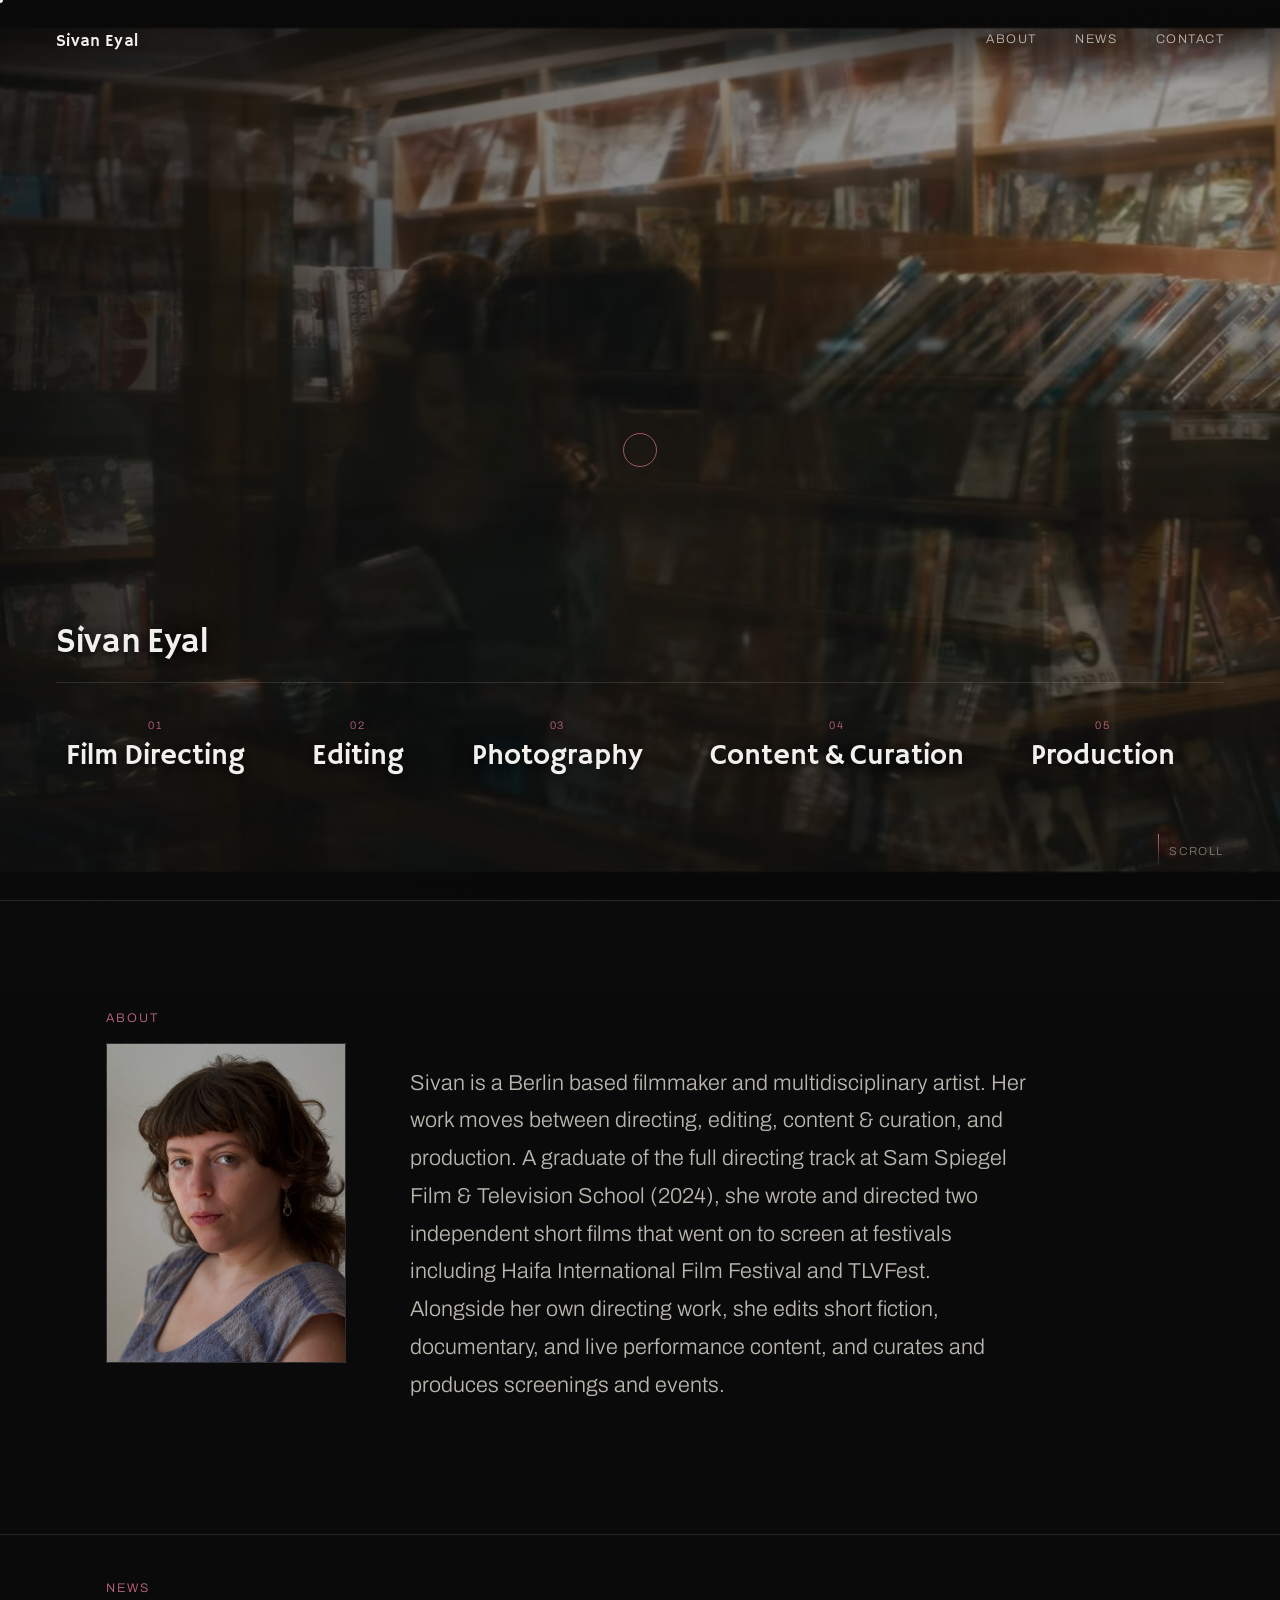
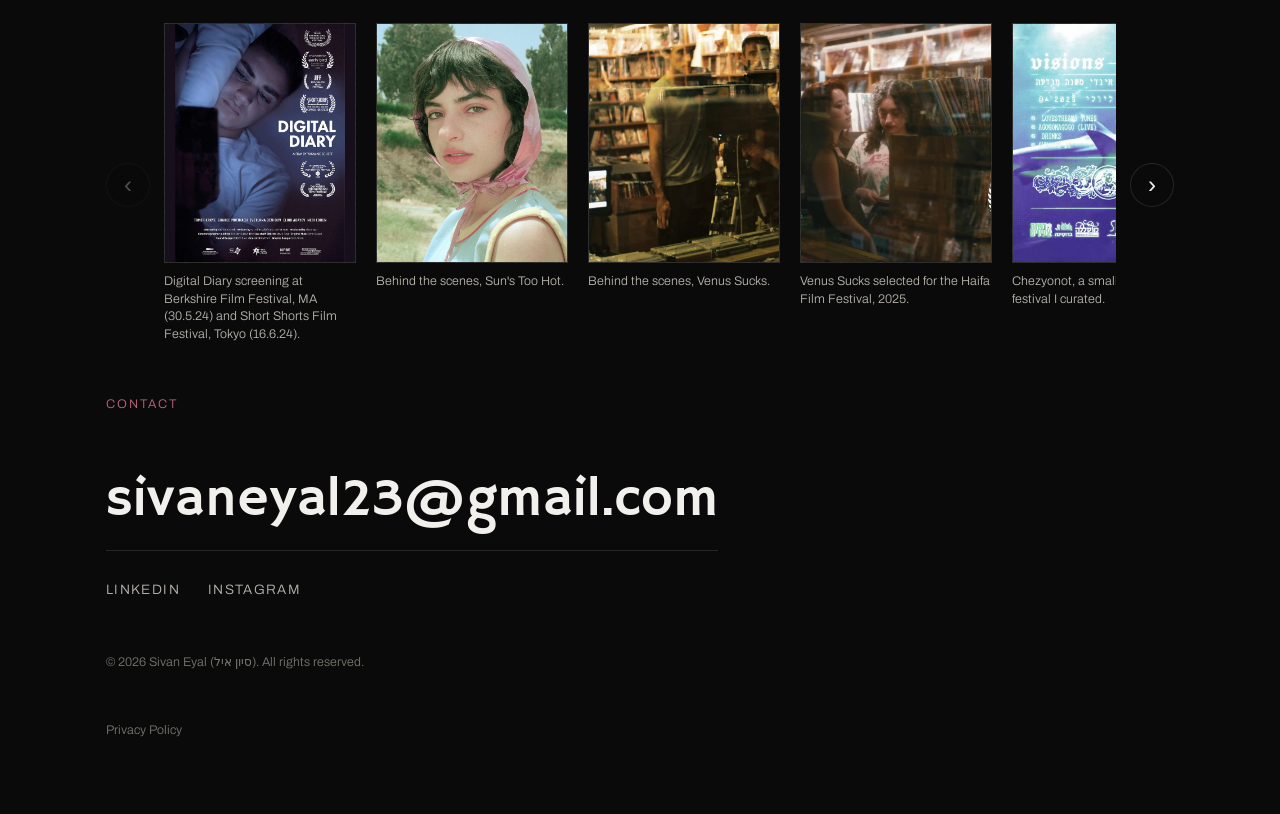
<file: index.html>
<!DOCTYPE html>
<html lang="en">
<head>
<meta charset="UTF-8">
<meta name="viewport" content="width=device-width, initial-scale=1.0, viewport-fit=cover">
<title>Sivan Eyal, Filmmaker &amp; Multidisciplinary Artist</title>
<meta name="description" content="Sivan Eyal is a Berlin and Jerusalem based filmmaker, editor, photographer, and multidisciplinary artist. This portfolio showcases her work across directing, editing, photography, content &amp; curation, and performance.">

<!-- Open Graph / Twitter Card — controls the title, description, and
     preview image shown when this page is shared on social media or
     messaging apps. og-image.png is Sivan's own about/bio portrait
     (PHOTOS/BIO/BIO.jpeg), cropped to 1200x630 - a hero-trailer frame
     was used here before, showing an actress rather than Sivan
     herself. Swap it for a different photo any time by replacing that
     file at the same path. -->
<meta property="og:type" content="website">
<meta property="og:url" content="https://sivaneyal.netlify.app/">
<meta property="og:title" content="Sivan Eyal, Filmmaker &amp; Multidisciplinary Artist">
<meta property="og:description" content="Sivan Eyal is a Berlin and Jerusalem based filmmaker, editor, photographer, and multidisciplinary artist. This portfolio showcases her work across directing, editing, photography, content &amp; curation, and performance.">
<meta property="og:image" content="https://sivaneyal.netlify.app/assets/images/og-image.png">
<meta property="og:image:width" content="1200">
<meta property="og:image:height" content="630">
<meta name="twitter:card" content="summary_large_image">
<meta name="twitter:title" content="Sivan Eyal, Filmmaker &amp; Multidisciplinary Artist">
<meta name="twitter:description" content="Sivan Eyal is a Berlin and Jerusalem based filmmaker, editor, photographer, and multidisciplinary artist. This portfolio showcases her work across directing, editing, photography, content &amp; curation, and performance.">
<meta name="twitter:image" content="https://sivaneyal.netlify.app/assets/images/og-image.png">

<!-- Structured data (schema.org Person) — helps search engines tell
     Sivan apart from other people sharing her name (a filmmaker and a
     doctor also named Sivan Eyal in Hebrew) by tying this specific
     name to her actual roles, this site, and her known affiliations.

     sameAs lists her real profile URLs below. No Vimeo entry - she
     doesn't have a Vimeo profile to link to (the Vimeo *video* links
     used elsewhere on the site, e.g. Field Trip/Orange Juice, are
     unrelated embedded content, not a profile). Add more real
     profile URLs here as they're confirmed (e.g. IMDb) - never a
     placeholder/guessed link, search engines shouldn't see those. -->
<script type="application/ld+json">
{
  "@context": "https://schema.org",
  "@type": "Person",
  "name": "Sivan Eyal",
  "alternateName": "סיון איל",
  "jobTitle": ["Filmmaker", "Editor", "Photographer", "Curator"],
  "url": "https://sivaneyal.netlify.app/",
  "sameAs": [
    "https://www.instagram.com/sivaneyal/",
    "https://www.linkedin.com/in/sivan-eyal-0b756b272"
  ],
  "memberOf": {
    "@type": "Organization",
    "name": "Shablulim Films",
    "alternateName": ["מחנה השבלולים", "קולנוע שבלולים"],
    "url": "https://shablulimfilm.com/"
  },
  "description": "Sam Spiegel Film School graduate (2024), working across film, content, and event production. Recent experience includes sole content editing for Outline, a citywide illustration festival in Jerusalem, brand identity and social media management for the youth culture platform Focus, and production of 16+ community events and screenings for cultural institutions."
}
</script>

<!-- Favicon — a placeholder "SE" mark in the site's own typography and
     color palette (see favicon.svg for the source). Swap these three
     files for a real logo later; the <link> tags below don't need to
     change as long as the filenames stay the same. -->
<link rel="icon" type="image/svg+xml" href="favicon.svg">
<link rel="icon" type="image/x-icon" href="favicon.ico">
<link rel="apple-touch-icon" href="apple-touch-icon.png">

<link rel="preconnect" href="https://fonts.googleapis.com">
<link rel="preconnect" href="https://fonts.gstatic.com" crossorigin>
<link href="https://fonts.googleapis.com/css2?family=Hammersmith+One&family=Archivo:ital,wght@0,300;0,400;0,500;0,600;1,400&display=swap" rel="stylesheet">
<link rel="stylesheet" href="css/style.css?v=da16b9f">
<script defer src="https://cloud.umami.is/script.js" data-website-id="77ff389f-8006-4440-99b3-c2a5995c51c0"></script>
</head>
<body>

<!-- Custom cursor (desktop only, see CSS/JS for pointer:fine gating) -->
<div class="cursor-ring" id="cursorRing" aria-hidden="true"></div>
<div class="cursor-dot" id="cursorDot" aria-hidden="true"></div>

<!-- Grain / noise overlay -->
<div class="grain" aria-hidden="true"></div>

<!-- Ambient cursor-reactive glow -->
<div class="glow-field" id="glowField" aria-hidden="true"></div>

<!-- ========== NAV ========== -->
<header class="site-nav" id="siteNav">
  <a href="#top" class="nav-mark">Sivan&nbsp;Eyal</a>
  <button class="nav-toggle" id="navToggle" aria-expanded="false" aria-controls="navLinks" aria-label="Toggle navigation">
    <span></span><span></span><span></span>
  </button>
  <nav class="nav-links" id="navLinks">
    <a href="#about" class="nav-link">About</a>
    <a href="#news" class="nav-link">News</a>
    <a href="#contact" class="nav-link">Contact</a>
  </nav>
</header>

<main id="top">

  <!-- ========== HERO ========== -->
  <section class="hero" id="hero">
    <!-- Full-screen background video. Sivan's real footage, encoded at
         1280x720 (down from the original 1920x1080 export) for faster
         initial load - full original duration kept, audio stripped
         since the video is always muted here anyway. silent-trailer.webm
         (VP9) is listed first so browsers that support it fetch the
         smaller file automatically; silent-trailer.mp4 (H.264) is the
         universally-supported fallback. A 640x360 "-mobile" encode of
         each (~750-860KB vs ~2.5-3MB for the full 720p files) is listed
         ahead of its full-size counterpart with a max-width 760px media
         query, so phones - most of this site's traffic - fetch the
         much lighter pair instead; a source's `media` attribute is
         honored before the browser ever requests that file, same as a
         responsive <img srcset>. preload="metadata" (not "auto") so
         nothing beyond the file's header downloads until playback
         actually starts. poster is a real still frame extracted from
         this same footage (see assets/images/hero-poster.jpg) - shown
         until the video can play, and as the fallback if it ever fails
         to load. autoplay + muted + playsinline together are what iOS
         Safari requires for inline (non-fullscreen) autoplay - all
         three are set below. js/main.js also calls video.play()
         directly on load (see initHeroVideoAutoplay), since a
         script-initiated play() after load succeeds on some mobile
         browsers/OS versions where the plain declarative attributes
         alone don't kick in. -->
    <video
      class="hero-video"
      autoplay
      muted
      loop
      playsinline
      webkit-playsinline
      preload="metadata"
      poster="assets/images/hero-poster.jpg"
      aria-hidden="true"
    >
      <source src="videos/silent-trailer-mobile.webm" type="video/webm" media="(max-width: 760px)">
      <source src="videos/silent-trailer-mobile.mp4" type="video/mp4" media="(max-width: 760px)">
      <source src="videos/silent-trailer.webm" type="video/webm">
      <source src="videos/silent-trailer.mp4" type="video/mp4">
    </video>
    <div class="hero-video-scrim" aria-hidden="true"></div>

    <!-- Name sits directly above the category nav as one bottom-anchored
         group (.hero-bottom) instead of being vertically centered on its
         own - see .hero-bottom in css/style.css. -->
    <div class="hero-bottom">
      <h1 class="hero-name reveal">Sivan&nbsp;Eyal</h1>

      <!-- Category nav as an organic scatter of minimal text labels over
           the video (desktop). On mobile this collapses to a centered row —
           see .hero-orbit responsive rules in css/style.css.
           Each item is a <button>, not a link — clicking opens the full-screen
           #categoryOverlay via JS (see openCategoryOverlay in js/main.js).
           There is no href/anchor involved, so it never scrolls the page. -->
      <nav class="hero-orbit" aria-label="Work categories">
      <ul class="orbit-list" id="orbitList">
        <li class="orbit-item orbit-item--1" data-target="directing">
          <button type="button" class="orbit-link">
            <span class="orbit-text" data-float>
              <span class="orbit-index">01</span>
              <span class="orbit-label">Film&nbsp;Directing</span>
            </span>
          </button>
        </li>
        <li class="orbit-item orbit-item--2" data-target="editing">
          <button type="button" class="orbit-link">
            <span class="orbit-text" data-float>
              <span class="orbit-index">02</span>
              <span class="orbit-label">Editing</span>
            </span>
          </button>
        </li>
        <li class="orbit-item orbit-item--3" data-target="photography">
          <button type="button" class="orbit-link">
            <span class="orbit-text" data-float>
              <span class="orbit-index">03</span>
              <span class="orbit-label">Photography</span>
            </span>
          </button>
        </li>
        <li class="orbit-item orbit-item--4" data-target="curation">
          <button type="button" class="orbit-link">
            <span class="orbit-text" data-float>
              <span class="orbit-index">04</span>
              <span class="orbit-label">Content&nbsp;&amp;&nbsp;Curation</span>
            </span>
          </button>
        </li>
        <!-- Performance Artist hidden from the hero nav for now (no real
             content ready yet) - still exists in CATEGORIES/js/main.js
             and is reachable directly, just not linked from here. -->
        <li class="orbit-item orbit-item--5" data-target="production">
          <button type="button" class="orbit-link">
            <span class="orbit-text" data-float>
              <span class="orbit-index">05</span>
              <span class="orbit-label">Production</span>
            </span>
          </button>
        </li>
      </ul>
      </nav>
    </div>

    <a href="#about" class="scroll-cue" aria-label="Scroll to about section">
      <span class="scroll-cue-line"></span>
      <span>Scroll</span>
    </a>
  </section>

  <!-- ========== ABOUT ========== -->
  <!-- Moved to just before Contact/Footer — reads better as a closing
       note than sitting up near the hero. -->
  <section class="about" id="about">
    <div class="section-frame">
      <p class="section-kicker reveal">About</p>
      <div class="about-grid">
        <div class="about-photo reveal">
          <img src="PHOTOS/BIO/BIO.jpeg" alt="Portrait of Sivan Eyal" loading="lazy" decoding="async">
        </div>
        <p class="about-bio reveal">
          Sivan is a Berlin based filmmaker and multidisciplinary artist. Her work moves
          between directing, editing, content &amp; curation, and production. A graduate of the full
          directing track at Sam Spiegel Film &amp; Television School (2024), she wrote and
          directed two independent short films that went on to screen at festivals including
          Haifa International Film Festival and TLVFest. Alongside her own directing
          work, she edits short fiction, documentary, and live performance content, and curates
          and produces screenings and events.
        </p>
      </div>
    </div>
  </section>

  <!-- ========== NEWS ========== -->
  <!-- A fixed, compact-height horizontal strip (not a grid/list) —
       browsed via the arrow buttons (and swipe/trackpad scroll
       underneath), so the section's height never grows no matter how
       many items get added later. Rendered dynamically from
       js/main.js (see the NEWS data array). -->
  <section class="news" id="news">
    <div class="section-frame">
      <p class="section-kicker reveal">News</p>
    </div>
    <div class="news-strip-wrap reveal">
      <button type="button" class="news-nav news-nav--prev" id="newsPrev" aria-label="Previous news items">
        <span aria-hidden="true">&#8249;</span>
      </button>
      <div class="news-strip" id="newsStrip"></div>
      <button type="button" class="news-nav news-nav--next" id="newsNext" aria-label="Next news items">
        <span aria-hidden="true">&#8250;</span>
      </button>
    </div>
  </section>

  <!-- ========== CONTACT / FOOTER ========== -->
  <footer class="contact" id="contact">
    <div class="section-frame contact-frame">
      <p class="section-kicker reveal">Contact</p>
      <a class="contact-email reveal" href="mailto:sivaneyal23@gmail.com">sivaneyal23@gmail.com</a>
      <div class="contact-links reveal">
        <a href="https://www.linkedin.com/in/sivan-eyal-0b756b272" target="_blank" rel="noopener noreferrer">LinkedIn</a>
        <a href="https://www.instagram.com/sivaneyal/" target="_blank" rel="noopener noreferrer">Instagram</a>
      </div>
      <p class="contact-foot">&copy; <span id="year"></span> Sivan Eyal <span lang="he" dir="rtl">(סיון איל)</span>. All rights reserved.</p>
      <p class="contact-legal"><a href="privacy.html">Privacy Policy</a></p>
    </div>
  </footer>

</main>

<!-- ========== CATEGORY OVERLAY ==========
     Full-screen, JS-driven show/hide panel (see openCategoryOverlay /
     closeCategoryOverlay in js/main.js). It is not a page section you
     scroll to — it's always in the DOM at position:fixed, hidden until
     the "is-open" class is toggled on. Content is populated on open. -->
<div class="category-overlay" id="categoryOverlay" aria-hidden="true">
  <button type="button" class="overlay-close" id="overlayClose" aria-label="Close and return to site">
    <span class="overlay-close-cross" aria-hidden="true"></span>
    <span class="overlay-close-label">Close</span>
  </button>

  <div class="overlay-scroll" id="overlayScroll">
    <header class="overlay-head">
      <span class="overlay-index" id="overlayIndex"></span>
      <h2 class="overlay-title" id="overlayTitle"></h2>
      <p class="overlay-desc" id="overlayDesc" hidden></p>
    </header>

    <nav class="overlay-subnav" id="overlaySubnav" aria-label="Jump to project"></nav>

    <div class="overlay-body" id="overlayBody"></div>
  </div>
</div>

<script src="js/main.js?v=da16b9f" defer></script>
</body>
</html>
</file>
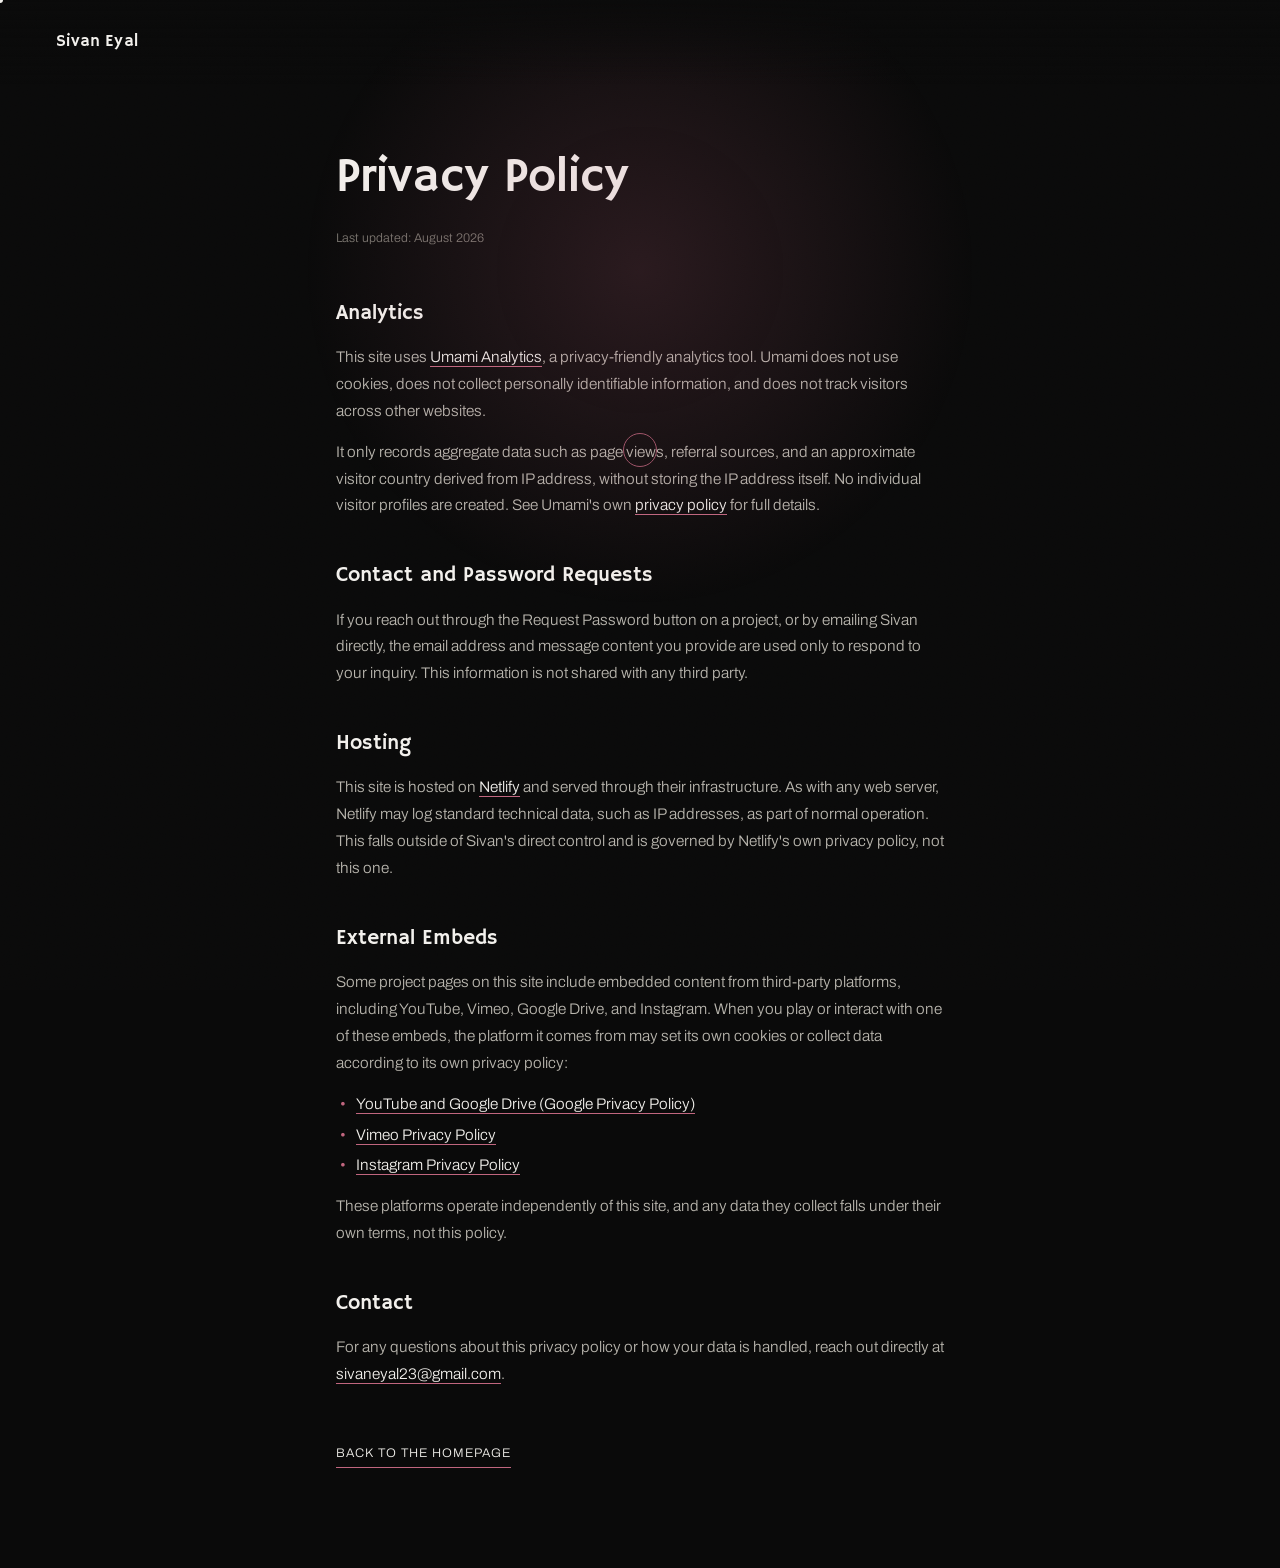
<file: privacy.html>
<!DOCTYPE html>
<html lang="en">
<head>
<meta charset="UTF-8">
<meta name="viewport" content="width=device-width, initial-scale=1.0, viewport-fit=cover">
<title>Privacy Policy - Sivan Eyal</title>
<meta name="description" content="Privacy policy for Sivan Eyal's portfolio site, covering analytics, contact information, hosting, and third-party embeds.">
<link rel="preconnect" href="https://fonts.googleapis.com">
<link rel="preconnect" href="https://fonts.gstatic.com" crossorigin>
<link href="https://fonts.googleapis.com/css2?family=Hammersmith+One&family=Archivo:ital,wght@0,300;0,400;0,500;0,600;1,400&display=swap" rel="stylesheet">
<link rel="stylesheet" href="css/style.css?v=da16b9f">
<link rel="icon" type="image/svg+xml" href="favicon.svg">
<link rel="icon" type="image/x-icon" href="favicon.ico">
<link rel="apple-touch-icon" href="apple-touch-icon.png">
<script defer src="https://cloud.umami.is/script.js" data-website-id="77ff389f-8006-4440-99b3-c2a5995c51c0"></script>
</head>
<body>

<!-- Custom cursor (desktop only, see CSS/JS for pointer:fine gating) -->
<div class="cursor-ring" id="cursorRing" aria-hidden="true"></div>
<div class="cursor-dot" id="cursorDot" aria-hidden="true"></div>

<!-- Grain / noise overlay -->
<div class="grain" aria-hidden="true"></div>

<!-- Ambient cursor-reactive glow -->
<div class="glow-field" id="glowField" aria-hidden="true"></div>

<header class="site-nav" id="siteNav">
  <a href="/" class="nav-mark">Sivan&nbsp;Eyal</a>
</header>

<main class="legal">
  <h1 class="legal-title">Privacy Policy</h1>
  <p class="legal-updated">Last updated: August 2026</p>

  <div class="legal-section">
    <h2 class="legal-heading">Analytics</h2>
    <p class="legal-text">
      This site uses <a href="https://umami.is/privacy" target="_blank" rel="noopener noreferrer">Umami Analytics</a>,
      a privacy-friendly analytics tool. Umami does not use cookies, does not collect
      personally identifiable information, and does not track visitors across other
      websites.
    </p>
    <p class="legal-text">
      It only records aggregate data such as page views, referral sources, and an
      approximate visitor country derived from IP address, without storing the IP
      address itself. No individual visitor profiles are created. See Umami's own
      <a href="https://umami.is/privacy" target="_blank" rel="noopener noreferrer">privacy policy</a>
      for full details.
    </p>
  </div>

  <div class="legal-section">
    <h2 class="legal-heading">Contact and Password Requests</h2>
    <p class="legal-text">
      If you reach out through the Request Password button on a project, or by emailing
      Sivan directly, the email address and message content you provide are used only
      to respond to your inquiry. This information is not shared with any third party.
    </p>
  </div>

  <div class="legal-section">
    <h2 class="legal-heading">Hosting</h2>
    <p class="legal-text">
      This site is hosted on <a href="https://www.netlify.com/privacy/" target="_blank" rel="noopener noreferrer">Netlify</a>
      and served through their infrastructure. As with any web server, Netlify may log
      standard technical data, such as IP addresses, as part of normal operation. This
      falls outside of Sivan's direct control and is governed by Netlify's own privacy
      policy, not this one.
    </p>
  </div>

  <div class="legal-section">
    <h2 class="legal-heading">External Embeds</h2>
    <p class="legal-text">
      Some project pages on this site include embedded content from third-party
      platforms, including YouTube, Vimeo, Google Drive, and Instagram. When you play
      or interact with one of these embeds, the platform it comes from may set its own
      cookies or collect data according to its own privacy policy:
    </p>
    <ul class="legal-list">
      <li><a href="https://policies.google.com/privacy" target="_blank" rel="noopener noreferrer">YouTube and Google Drive (Google Privacy Policy)</a></li>
      <li><a href="https://vimeo.com/privacy" target="_blank" rel="noopener noreferrer">Vimeo Privacy Policy</a></li>
      <li><a href="https://privacycenter.instagram.com/policy/" target="_blank" rel="noopener noreferrer">Instagram Privacy Policy</a></li>
    </ul>
    <p class="legal-text">
      These platforms operate independently of this site, and any data they collect
      falls under their own terms, not this policy.
    </p>
  </div>

  <div class="legal-section">
    <h2 class="legal-heading">Contact</h2>
    <p class="legal-text">
      For any questions about this privacy policy or how your data is handled, reach
      out directly at <a href="mailto:sivaneyal23@gmail.com">sivaneyal23@gmail.com</a>.
    </p>
  </div>

  <a href="/" class="legal-back">Back to the homepage</a>
</main>

<script src="js/main.js?v=da16b9f" defer></script>
</body>
</html>
</file>
<file: css/style.css>
/* ============================================================
   Sivan Eyal — Portfolio
   Palette: near-black ground, bone text, single dusty-rose accent.
   Headline: Hammersmith One (bold, rounded display sans). Ships as a
   single weight (400, no italic) on Google Fonts, so every rule below
   that uses --font-head explicitly sets font-weight: 400 — requesting
   anything heavier would trigger the browser's synthetic bold instead
   of using a real face.
   Body: Archivo (neutral grotesk with more character than a system sans).
   ============================================================ */

:root {
  --bg: #0a0a0a;
  --bg-raised: #111110;
  --bone: #f2f0ec;
  --bone-dim: #b9b6ae;
  --bone-faint: #7a7770;
  --accent: #c1667f;        /* muted dusty rose — the single accent */
  --accent-soft: rgba(193, 102, 127, 0.35);
  --line: rgba(242, 240, 236, 0.12);

  --font-head: "Hammersmith One", "Helvetica Neue", Arial, sans-serif;
  --font-body: "Archivo", -apple-system, BlinkMacSystemFont, "Segoe UI", sans-serif;

  --ease: cubic-bezier(0.22, 1, 0.36, 1);
  --nav-h: 84px;
}

* { box-sizing: border-box; }

html {
  scroll-behavior: smooth;
  background: var(--bg);
}

body {
  margin: 0;
  background: var(--bg);
  color: var(--bone);
  font-family: var(--font-body);
  font-weight: 300;
  line-height: 1.6;
  -webkit-font-smoothing: antialiased;
  overflow-x: hidden;
}

a {
  color: inherit;
  text-decoration: none;
}

ul, dl, dd { margin: 0; padding: 0; list-style: none; }

img { max-width: 100%; display: block; }

.is-hidden { display: none !important; }

/* The native `hidden` attribute has the same specificity as a class
   selector, so any element with its own `display` rule (grid/flex
   tab panels, etc.) would silently ignore `hidden` without this. */
[hidden] { display: none !important; }

::selection {
  background: var(--accent);
  color: var(--bone);
}

/* ---------- Fine-pointer only: hide native cursor ---------- */
@media (hover: hover) and (pointer: fine) {
  body { cursor: none; }
  a, button { cursor: none; }
}

/* ============================================================
   Custom cursor
   ============================================================ */
.cursor-dot,
.cursor-ring {
  position: fixed;
  top: 0;
  left: 0;
  pointer-events: none;
  z-index: 9999;
  border-radius: 50%;
  transform: translate(-50%, -50%);
  will-change: transform;
  display: none;
}

@media (hover: hover) and (pointer: fine) {
  .cursor-dot,
  .cursor-ring { display: block; }
}

.cursor-dot {
  width: 6px;
  height: 6px;
  background: var(--bone);
}

.cursor-ring {
  width: 34px;
  height: 34px;
  border: 1px solid var(--accent);
  opacity: 0.8;
  transition: width 0.3s var(--ease), height 0.3s var(--ease), opacity 0.3s var(--ease), border-color 0.3s var(--ease);
}

.cursor-ring.is-active {
  width: 64px;
  height: 64px;
  opacity: 1;
  border-color: var(--bone);
}

/* ============================================================
   Grain overlay
   ============================================================ */
.grain {
  position: fixed;
  inset: -10%;
  z-index: 9000;
  pointer-events: none;
  opacity: 0.05;
  mix-blend-mode: overlay;
  background-image: url("data:image/svg+xml;utf8,<svg xmlns='http://www.w3.org/2000/svg' width='160' height='160'><filter id='n'><feTurbulence type='fractalNoise' baseFrequency='0.9' numOctaves='2' stitchTiles='stitch'/></filter><rect width='100%25' height='100%25' filter='url(%23n)'/></svg>");
  animation: grain-shift 8s steps(8) infinite;
}

@keyframes grain-shift {
  0%   { transform: translate(0, 0); }
  20%  { transform: translate(-2%, 2%); }
  40%  { transform: translate(2%, -1%); }
  60%  { transform: translate(-1%, -2%); }
  80%  { transform: translate(1%, 2%); }
  100% { transform: translate(0, 0); }
}

/* ============================================================
   Ambient cursor-reactive glow (cheap radial gradient, GPU-only)
   ============================================================ */
.glow-field {
  position: fixed;
  inset: 0;
  z-index: 1;
  pointer-events: none;
  background: radial-gradient(
    480px circle at var(--glow-x, 50%) var(--glow-y, 30%),
    var(--accent-soft),
    transparent 70%
  );
  opacity: 0.5;
  transition: opacity 0.6s var(--ease);
}

/* ============================================================
   Nav
   ============================================================ */
.site-nav {
  position: fixed;
  top: 0;
  left: 0;
  right: 0;
  z-index: 500;
  display: flex;
  align-items: center;
  justify-content: space-between;
  padding: env(safe-area-inset-top, 0px) max(clamp(20px, 5vw, 56px), env(safe-area-inset-right, 0px)) 0 max(clamp(20px, 5vw, 56px), env(safe-area-inset-left, 0px));
  height: calc(var(--nav-h) + env(safe-area-inset-top, 0px));
  background: linear-gradient(to bottom, rgba(10, 10, 10, 0.92), rgba(10, 10, 10, 0));
  transition: background 0.3s var(--ease);
}

/* The gradient above fades to fully transparent at the nav's own
   bottom edge — fine at rest, but as soon as the page scrolls, the
   hero name/bio (large type, positioned right below the nav) scrolls
   up behind it and shows straight through, colliding visually with
   the nav's own wordmark/links. Swap to a fully opaque background
   the moment any scrolling happens (see initNavScrollState in
   js/main.js) so nothing can ever show through underneath it. */
.site-nav.is-scrolled {
  background: var(--bg);
}

.nav-mark {
  font-family: var(--font-head);
  font-size: 1.05rem;
  letter-spacing: 0.02em;
  font-weight: 400;
}

.nav-links {
  display: flex;
  gap: clamp(20px, 3vw, 40px);
}

.nav-link {
  font-size: 0.78rem;
  text-transform: uppercase;
  letter-spacing: 0.12em;
  color: var(--bone-dim);
  position: relative;
  padding-bottom: 4px;
  transition: color 0.3s var(--ease);
}

.nav-link::after {
  content: "";
  position: absolute;
  left: 0;
  bottom: 0;
  width: 0;
  height: 1px;
  background: var(--accent);
  transition: width 0.35s var(--ease);
}

.nav-link:hover {
  color: var(--bone);
}

.nav-link:hover::after {
  width: 100%;
}

.nav-toggle {
  display: none;
  flex-direction: column;
  justify-content: center;
  align-items: center;
  gap: 5px;
  width: 44px;
  height: 44px;
  background: none;
  border: none;
  padding: 0;
  z-index: 501;
}

.nav-toggle span {
  display: block;
  width: 24px;
  height: 1px;
  background: var(--bone);
  transition: transform 0.3s var(--ease), opacity 0.3s var(--ease);
}

/* ============================================================
   Hero
   ============================================================ */
.hero {
  position: relative;
  min-height: 100svh;
  display: flex;
  flex-direction: column;
  justify-content: center;
  /* On desktop .hero-bottom is absolutely positioned and ignores this;
     on mobile it's the sole in-flow child, and this bottom padding is
     what keeps it from centering too low, past the scroll cue. */
  padding: calc(var(--nav-h) + 24px) clamp(20px, 5vw, 56px) 220px;
  z-index: 2;
  overflow: hidden;
}

/* Full-bleed background video, edge to edge regardless of hero padding */
.hero-video {
  position: absolute;
  inset: 0;
  width: 100%;
  height: 100%;
  object-fit: cover;
  z-index: 0;
  background: #0a0a0a;
}

.hero-video-scrim {
  position: absolute;
  inset: 0;
  z-index: 1;
  background:
    linear-gradient(to right, rgba(10, 10, 10, 0.82) 0%, rgba(10, 10, 10, 0.5) 45%, rgba(10, 10, 10, 0.38) 100%),
    linear-gradient(to top, rgba(10, 10, 10, 0.55) 0%, rgba(10, 10, 10, 0) 30%);
}

/* Name + category nav as one bottom-anchored group, instead of the
   name being vertically centered on its own with the nav positioned
   separately - see the "Fix hero nav button sizing"/name-simplification
   request this came from. */
.hero-bottom {
  position: absolute;
  left: 0;
  right: 0;
  /* clearance below the row so it never crowds the scroll cue */
  bottom: clamp(96px, 13vh, 130px);
  z-index: 2;
  padding: 0 clamp(20px, 5vw, 56px);
}

.hero-name {
  font-family: var(--font-head);
  font-weight: 400;
  font-size: clamp(1.5rem, 2.8vw, 2.1rem);
  line-height: 1;
  letter-spacing: -0.01em;
  margin: 0 0 22px;
  text-shadow: 0 2px 10px rgba(0, 0, 0, 0.75), 0 6px 26px rgba(0, 0, 0, 0.5);
}

/* Category nav — a single organized row directly under the name,
   above the scroll cue, rather than scattered across the frame. */
.hero-orbit {
  padding: 24px 0 0;
  /* a quiet top rule + the padding above are the aesthetic gap that
     separates this from the name above it */
  border-top: 1px solid var(--line);
  pointer-events: none;
}

.orbit-list {
  display: flex;
  /* flex-start (not baseline) so every item's box starts at the same
     top edge — .orbit-index is always the first child at a fixed
     font-size, so this is what actually keeps all six numbers level
     regardless of how tall each label below them renders. */
  align-items: flex-start;
  justify-content: flex-start;
  flex-wrap: wrap;
  row-gap: 22px;
  /* a fixed column-gap (not space-between's leftover-space split)
     guarantees the gap between every pair of items is identical,
     regardless of how wide any given label is. Tightened slightly
     from the original clamp — Hammersmith One's letterforms run wider
     than the previous headline font at the same sizes, which pushed
     the row's total width just past a single line at common desktop
     widths (e.g. 1440px) with the old values. */
  column-gap: clamp(24px, 3.7vw, 68px);
  width: 100%;
}

.orbit-item {
  position: static;
  /* magnetic-pull offset the JS drives via --mx/--my on hover proximity */
  transform: translate(var(--mx, 0px), var(--my, 0px));
  pointer-events: auto;
  will-change: transform;
}

/* One balanced size for all five labels (Performance Artist hidden -
   see index.html) - sized up slightly from the six-item version so
   the row still reads as intentional rather than sparse, while still
   fitting in a single line at common desktop widths. */
.orbit-item {
  --label-size: clamp(1.4rem, 2.3vw, 2.1rem);
}

.orbit-link {
  display: flex;
  /* it's a <button> (triggers the overlay), not a link — reset button chrome */
  background: none;
  border: none;
  padding: 10px;
  font: inherit;
  color: inherit;
}

/* The slow vertical breathing drift lives here, on its own wrapper,
   so it never fights with the hover scale/color transitions set on
   .orbit-label below (both would be animating `transform` otherwise). */
.orbit-text {
  display: flex;
  flex-direction: column;
  align-items: center;
  gap: 6px;
  will-change: transform;
  animation: float-breathe 7s ease-in-out infinite;
  animation-delay: calc(var(--float-delay, 0) * 1s);
}

.orbit-item--1 .orbit-text { --float-delay: 0; }
.orbit-item--2 .orbit-text { --float-delay: 0.6; }
.orbit-item--3 .orbit-text { --float-delay: 1.2; }
.orbit-item--4 .orbit-text { --float-delay: 1.8; }
.orbit-item--5 .orbit-text { --float-delay: 2.4; }

@keyframes float-breathe {
  0%, 100% { transform: translateY(0); }
  50% { transform: translateY(-10px); }
}

.orbit-index {
  font-family: var(--font-body);
  font-size: 0.68rem;
  letter-spacing: 0.14em;
  color: var(--accent);
  text-shadow: 0 2px 6px rgba(0, 0, 0, 0.85);
  transition: color 0.35s var(--ease);
}

.orbit-label {
  font-family: var(--font-head);
  font-weight: 400;
  font-size: var(--label-size);
  line-height: 1.1;
  color: var(--bone);
  text-align: center;
  white-space: nowrap;
  /* legibility over unpredictable video brightness, without a background shape */
  text-shadow: 0 2px 10px rgba(0, 0, 0, 0.75), 0 6px 26px rgba(0, 0, 0, 0.5);
  transition: color 0.35s var(--ease), transform 0.35s var(--ease);
}

.orbit-link:hover .orbit-label,
.orbit-link:focus-visible .orbit-label {
  color: var(--accent);
  transform: scale(1.08);
}

.orbit-link:hover .orbit-index,
.orbit-link:focus-visible .orbit-index {
  color: var(--bone);
}

@media (prefers-reduced-motion: reduce) {
  .orbit-text { animation: none; }
}

/* Mobile: not enough width for one row of five — wrap into a centered
   multi-row block instead, still plain text like desktop (no boxed/
   bordered buttons), anchored in the lower third of the viewport
   rather than vertically centered. */
@media (max-width: 860px) {
  .hero-bottom {
    position: absolute;
    left: 0;
    right: 0;
    top: 50%;
    transform: translateY(-50%);
    padding: 0 clamp(20px, 6vw, 32px);
  }

  .hero-name {
    text-align: center;
    font-size: 1.4rem;
    margin-bottom: 8px;
  }

  .hero-orbit {
    padding-top: 10px;
  }

  .orbit-list {
    justify-content: center;
    row-gap: 8px;
    column-gap: 20px;
  }

  .orbit-item {
    transform: none;
    --label-size: 1.15rem;
  }

  .orbit-text {
    gap: 4px;
    /* The slow bob under .hero-name's static underline read as two
       unrelated ideas fighting each other on a narrow screen (an
       animated row directly under a plain rule) - this was always a
       hover-adjacent flourish for a pointer anyway, not something a
       touch visitor was triggering, so it's off below this width. */
    animation: none;
  }
}

.scroll-cue {
  position: absolute;
  z-index: 2;
  right: clamp(20px, 5vw, 56px);
  bottom: 32px;
  display: flex;
  align-items: center;
  gap: 10px;
  font-size: 0.72rem;
  text-transform: uppercase;
  letter-spacing: 0.14em;
  color: var(--bone-faint);
}

.scroll-cue-line {
  width: 1px;
  height: 34px;
  background: linear-gradient(to bottom, var(--accent), transparent);
  animation: cue-pulse 2.4s ease-in-out infinite;
}

@keyframes cue-pulse {
  0%, 100% { opacity: 0.3; }
  50% { opacity: 1; }
}

/* ============================================================
   Shared section framing
   ============================================================ */
.section-frame {
  max-width: 1180px;
  margin: 0 auto;
  padding: 0 clamp(20px, 5vw, 56px);
}

.section-kicker {
  font-size: 0.78rem;
  text-transform: uppercase;
  letter-spacing: 0.16em;
  color: var(--accent);
  margin: 0 0 14px;
}

.section-title {
  font-family: var(--font-head);
  font-weight: 400;
  font-size: clamp(2rem, 4.5vw, 3.2rem);
  margin: 0 0 48px;
}

section {
  position: relative;
  z-index: 2;
  padding: clamp(80px, 12vh, 140px) 0;
  border-top: 1px solid var(--line);
}

.hero { border-top: none; }

/* ============================================================
   About
   ============================================================ */
.about-grid {
  display: grid;
  grid-template-columns: minmax(170px, 240px) 1fr;
  gap: clamp(32px, 5vw, 64px);
  align-items: start;
}

@media (max-width: 720px) {
  .about-grid {
    grid-template-columns: 1fr;
  }

  /* Stretched to the full column width (minus only the section's own
     side padding), the photo was rendering taller than the whole bio
     paragraph next to/under it - caps it back down to a portrait
     snapshot size and centers it instead. */
  .about-photo {
    width: 180px;
    max-width: 180px;
    margin: 0 auto;
  }
}

.about-photo {
  aspect-ratio: 3 / 4;
  background:
    repeating-linear-gradient(
      135deg,
      rgba(242, 240, 236, 0.04),
      rgba(242, 240, 236, 0.04) 2px,
      transparent 2px,
      transparent 14px
    ),
    var(--bg-raised);
  border: 1px solid var(--line);
  overflow: hidden;
}

.about-photo img {
  width: 100%;
  height: 100%;
  object-fit: cover;
  display: block;
}

/* Fallback layout if the photo fails to load (see initAboutPhoto in
   js/main.js) - the same centered-placeholder-text look this box had
   before a real photo existed. */
.about-photo.is-empty {
  display: flex;
  align-items: center;
  justify-content: center;
  text-align: center;
  padding: 20px;
}

.about-photo span {
  font-size: 0.7rem;
  text-transform: uppercase;
  letter-spacing: 0.1em;
  color: var(--bone-faint);
}

/* Body copy set in the site's body font (matching work-item-desc,
   etc.) rather than the headline serif — the
   italic-Bodoni treatment this used to have read as a different,
   unrelated typeface next to the rest of the site. */
.about-bio {
  font-size: clamp(1.05rem, 1.8vw, 1.35rem);
  line-height: 1.75;
  color: var(--bone-dim);
  max-width: 620px;
}

/* ============================================================
   News — a fixed, compact-height horizontal strip. Items scroll
   natively (touch/trackpad both work) with the arrow buttons just
   nudging that same scroll position, and scroll-snap keeps items
   settling cleanly instead of stopping mid-thumbnail. Unlike the
   generic `section` rule, this section keeps a small, constant
   padding so the row of items is the only thing determining its
   height — that height never grows, no matter how many items exist.
   ============================================================ */
.news {
  padding: 44px 0;
}

.news .section-frame {
  margin-bottom: 20px;
}

.news-strip-wrap {
  max-width: 1180px;
  margin: 0 auto;
  padding: 0 clamp(20px, 5vw, 56px);
  display: flex;
  align-items: center;
  gap: 14px;
}

.news-strip {
  display: flex;
  /* Items keep their own natural height (thumb + however many lines
     the caption needs) instead of the flex default of stretching
     every item to match the tallest one - a short caption just ends
     sooner, it doesn't leave a stretched, empty gap under it. Since
     every item renders up front (not swapped in/out as the strip
     scrolls), the row's height - and so the section's - is still
     fully determined the moment the page loads, and never changes
     from there regardless of which items happen to be in view. */
  align-items: flex-start;
  gap: 20px;
  overflow-x: auto;
  scroll-snap-type: x proximity;
  scroll-behavior: smooth;
  padding: 4px 2px 8px;
  /* Navigation is via the arrow buttons (swipe/trackpad scroll still
     works underneath) - the native scrollbar would be redundant. */
  scrollbar-width: none;
}

.news-strip::-webkit-scrollbar {
  display: none;
}

.news-item {
  /* Button reset - this used to be a plain <a>, now a <button> that
     opens the image lightbox instead of navigating away directly. */
  appearance: none;
  background: none;
  border: 0;
  padding: 0;
  font: inherit;
  color: inherit;
  text-align: left;
  cursor: pointer;

  flex: 0 0 auto;
  scroll-snap-align: start;
  display: flex;
  flex-direction: column;
  gap: 10px;
  width: clamp(190px, 15vw, 240px);
}

/* 4:5 - a standard Instagram post's proportions, sized proportionally
   with the rest of the site (clamp on .news-item above) rather than a
   fixed pixel width. */
.news-item-thumb {
  aspect-ratio: 4 / 5;
  background:
    repeating-linear-gradient(
      135deg,
      rgba(242, 240, 236, 0.04),
      rgba(242, 240, 236, 0.04) 2px,
      transparent 2px,
      transparent 14px
    ),
    var(--bg-raised);
  border: 1px solid var(--line);
  overflow: hidden;
  transition: border-color 0.3s var(--ease);
}

.news-item:hover .news-item-thumb {
  border-color: var(--accent-soft);
}

.news-item-thumb img {
  width: 100%;
  height: 100%;
  object-fit: cover;
  object-position: top;
  display: block;
}

.news-item-thumb.is-empty {
  display: flex;
  align-items: center;
  justify-content: center;
  padding: 0 8px;
}

.news-item-thumb-placeholder {
  font-size: 0.62rem;
  text-transform: uppercase;
  letter-spacing: 0.06em;
  color: var(--bone-faint);
  text-align: center;
}

/* Wraps freely (2-3 lines for most captions here) instead of the old
   single-line ellipsis truncation - never cut off mid-sentence. No
   line-clamp/max-height: every item still renders up front (see
   align-items: flex-start on .news-strip), so a longer caption can't
   cause any layout shift - it just makes that one item's column
   taller within a row height that was already fixed at load time. */
.news-item-caption {
  font-size: 0.78rem;
  line-height: 1.4;
  color: var(--bone-dim);
  transition: color 0.3s var(--ease);
}

.news-item:hover .news-item-caption {
  color: var(--bone);
}

.news-nav {
  flex: 0 0 auto;
  width: 44px;
  height: 44px;
  border-radius: 50%;
  border: 1px solid var(--line);
  background: rgba(10, 10, 10, 0.6);
  color: var(--bone);
  display: flex;
  align-items: center;
  justify-content: center;
  font-size: 1.5rem;
  line-height: 1;
  transition: border-color 0.3s var(--ease), color 0.3s var(--ease), opacity 0.3s var(--ease);
}

.news-nav:hover {
  border-color: var(--accent);
  color: var(--accent);
}

.news-nav.is-disabled {
  opacity: 0.3;
  pointer-events: none;
}

/* ============================================================
   Image lightbox — a full-size, uncropped view of a real photo
   (Venus Sucks' gallery, the News strip), built lazily and reused
   from js/main.js (see ensureLightbox/openImageLightbox). Sits above
   the category overlay (z-index 900/910 below) since it can open on
   top of it, but stays below the custom cursor layer.
   ============================================================ */
.image-lightbox {
  position: fixed;
  inset: 0;
  z-index: 950;
  display: flex;
  flex-direction: column;
  align-items: center;
  justify-content: center;
  gap: 20px;
  padding: 60px 24px;
  background: rgba(10, 10, 10, 0.92);
  opacity: 0;
  visibility: hidden;
  transition: opacity 0.3s var(--ease), visibility 0.3s var(--ease);
}

.image-lightbox.is-open {
  opacity: 1;
  visibility: visible;
}

.image-lightbox-figure {
  display: flex;
  align-items: center;
  justify-content: center;
  min-height: 0;
  max-width: 100%;
}

.image-lightbox-img {
  display: block;
  max-width: 100%;
  max-height: calc(100vh - 160px);
  object-fit: contain;
}

.image-lightbox-close {
  position: absolute;
  top: 20px;
  right: 24px;
  width: 44px;
  height: 44px;
  border-radius: 50%;
  border: 1px solid var(--line);
  background: rgba(10, 10, 10, 0.6);
  color: var(--bone);
  font-size: 1.6rem;
  line-height: 1;
  display: flex;
  align-items: center;
  justify-content: center;
  transition: border-color 0.3s var(--ease), color 0.3s var(--ease);
}

.image-lightbox-close:hover,
.image-lightbox-close:focus-visible {
  border-color: var(--accent);
  color: var(--accent);
}

.image-lightbox-link {
  flex: 0 0 auto;
  font-size: 0.78rem;
  text-transform: uppercase;
  letter-spacing: 0.06em;
  color: var(--bone);
  border-bottom: 1px solid var(--accent);
  padding-bottom: 2px;
  transition: color 0.3s var(--ease), border-color 0.3s var(--ease);
}

.image-lightbox-link:hover {
  color: var(--accent);
  border-color: var(--bone);
}

/* ============================================================
   Full-screen category overlay
   A fixed, always-in-DOM panel toggled purely via the "is-open"
   class from JS (see openCategoryOverlay/closeCategoryOverlay in
   js/main.js) — never an anchor jump or in-page scroll. The main
   page's scroll position is untouched while it's open (body scroll
   is just frozen), so closing returns you exactly where you were.
   ============================================================ */
.category-overlay {
  position: fixed;
  inset: 0;
  z-index: 900;
  background: var(--bg);
  opacity: 0;
  visibility: hidden;
  pointer-events: none;
  transform: translateY(24px);
  transition: opacity 0.5s var(--ease), transform 0.5s var(--ease), visibility 0s linear 0.5s;
}

.category-overlay.is-open {
  opacity: 1;
  visibility: visible;
  pointer-events: auto;
  transform: translateY(0);
  transition: opacity 0.5s var(--ease), transform 0.5s var(--ease);
}

.overlay-close {
  position: fixed;
  top: calc(clamp(20px, 4vw, 36px) + env(safe-area-inset-top, 0px));
  right: calc(clamp(20px, 5vw, 56px) + env(safe-area-inset-right, 0px));
  z-index: 910;
  display: flex;
  align-items: center;
  justify-content: center;
  gap: 12px;
  min-width: 44px;
  min-height: 44px;
  background: none;
  border: none;
  padding: 12px;
  color: var(--bone-dim);
  transition: color 0.3s var(--ease);
}

.overlay-close:hover,
.overlay-close:focus-visible {
  color: var(--bone);
}

.overlay-close-cross {
  position: relative;
  width: 20px;
  height: 20px;
  flex-shrink: 0;
}

.overlay-close-cross::before,
.overlay-close-cross::after {
  content: "";
  position: absolute;
  top: 50%;
  left: 50%;
  width: 20px;
  height: 1px;
  background: currentColor;
}

.overlay-close-cross::before { transform: translate(-50%, -50%) rotate(45deg); }
.overlay-close-cross::after { transform: translate(-50%, -50%) rotate(-45deg); }

.overlay-close-label {
  font-size: 0.72rem;
  text-transform: uppercase;
  letter-spacing: 0.12em;
}

.overlay-scroll {
  height: 100%;
  overflow-y: auto;
  -webkit-overflow-scrolling: touch;
  overscroll-behavior-y: contain;
  padding: clamp(90px, 12vh, 140px) 0 100px;
}

.overlay-head {
  max-width: 1180px;
  margin: 0 auto 40px;
  padding: 0 clamp(20px, 5vw, 56px);
}

.overlay-index {
  display: block;
  font-size: 0.8rem;
  color: var(--accent);
  letter-spacing: 0.1em;
  margin-bottom: 14px;
}

.overlay-title {
  font-family: var(--font-head);
  font-weight: 400;
  font-size: clamp(2.2rem, 6vw, 4.4rem);
  margin: 0 0 20px;
}

.overlay-desc {
  max-width: 640px;
  color: var(--bone-dim);
  font-size: 1rem;
  line-height: 1.7;
  margin: 0;
}

.overlay-subnav {
  max-width: 1180px;
  margin: 0 auto;
  padding: 18px clamp(20px, 5vw, 56px);
  display: flex;
  flex-wrap: wrap;
  gap: 8px 10px;
  border-top: 1px solid var(--line);
  border-bottom: 1px solid var(--line);
  position: sticky;
  top: 0;
  background: var(--bg);
  z-index: 2;
  /* Fully opaque background alone still read as a floating strip once
     it pinned to the top - this shadow gives it real depth against
     whatever's scrolling underneath, so it reads as a deliberate
     fixed header bar rather than a disconnected panel. */
  box-shadow: 0 16px 24px -12px rgba(0, 0, 0, 0.65);
}

.overlay-subnav:empty {
  display: none;
}

.overlay-subnav-pill {
  flex: 0 0 auto;
  font-size: 0.82rem;
  letter-spacing: 0.01em;
  color: var(--bone-dim);
  background: none;
  border: 1px solid var(--line);
  border-radius: 999px;
  padding: 10px 14px;
  min-height: 44px;
  transition: color 0.3s var(--ease), border-color 0.3s var(--ease), background 0.3s var(--ease);
}

.overlay-subnav-pill:hover,
.overlay-subnav-pill:focus-visible {
  color: var(--bone);
  border-color: var(--bone-dim);
}

.overlay-subnav-pill.is-active {
  color: var(--bg);
  background: var(--accent);
  border-color: var(--accent);
}

.overlay-body {
  max-width: 1180px;
  margin: 0 auto;
  padding: 48px clamp(20px, 5vw, 56px) 0;
}

@media (max-width: 560px) {
  .overlay-close-label { display: none; }
}

.work-grid {
  display: grid;
  grid-template-columns: repeat(auto-fill, minmax(260px, 1fr));
  gap: clamp(24px, 3vw, 36px);
}

.work-group + .work-group {
  margin-top: clamp(48px, 6vw, 64px);
}

.work-group-title {
  font-size: 0.72rem;
  text-transform: uppercase;
  letter-spacing: 0.14em;
  color: var(--bone-faint);
  margin: 0 0 24px;
  padding-bottom: 12px;
  border-bottom: 1px solid var(--line);
}

.work-item { display: flex; flex-direction: column; }

.work-item-details {
  max-height: 0;
  overflow: hidden;
  transition: max-height 0.5s var(--ease);
}

.work-item-details-toggle {
  align-self: flex-start;
  margin-top: 14px;
  font-size: 0.75rem;
  text-transform: uppercase;
  letter-spacing: 0.08em;
  color: var(--accent);
  background: none;
  border: none;
  border-bottom: 1px solid transparent;
  padding: 0 0 2px;
  transition: border-color 0.3s var(--ease);
}

.work-item-details-toggle:hover,
.work-item-details-toggle.is-open {
  border-color: var(--accent);
}

.work-item-subhead {
  font-size: 0.7rem;
  text-transform: uppercase;
  letter-spacing: 0.1em;
  color: var(--accent);
  margin: 14px 0 6px;
}

.work-item-screenings {
  margin: 0;
  padding: 0;
  list-style: none;
}

.work-item-screenings li {
  font-size: 0.82rem;
  color: var(--bone-dim);
  line-height: 1.6;
  position: relative;
  padding-left: 14px;
}

.work-item-screenings li::before {
  content: "•";
  position: absolute;
  left: 0;
  color: var(--accent);
}

.work-item-specs {
  display: grid;
  grid-template-columns: auto 1fr;
  gap: 5px 14px;
  margin: 16px 0 0;
}

.work-item-specs dt {
  font-size: 0.7rem;
  text-transform: uppercase;
  letter-spacing: 0.06em;
  color: var(--bone-faint);
}

.work-item-specs dd {
  font-size: 0.82rem;
  color: var(--bone-dim);
  margin: 0;
}

.work-item-links {
  display: flex;
  flex-wrap: wrap;
  gap: 10px 22px;
  margin-top: 16px;
}

.work-item-link {
  font-size: 0.78rem;
  text-transform: uppercase;
  letter-spacing: 0.05em;
  color: var(--bone);
  border-bottom: 1px solid var(--accent);
  padding-bottom: 2px;
  transition: color 0.3s var(--ease), border-color 0.3s var(--ease);
}

.work-item-link:hover {
  color: var(--accent);
  border-color: var(--bone);
}

/* ============================================================
   Inline video embeds — Vimeo / YouTube / Google Drive links play
   in place instead of navigating away. A click-to-play poster
   (media-embed-facade) is shown first so nothing autoloads/autoplays
   until the visitor asks for it, and swaps for the real <iframe>.
   ============================================================ */
.work-item-media {
  display: flex;
  flex-direction: column;
  gap: 20px;
  margin-bottom: 16px;
}

.work-item-media-block {
  display: flex;
  flex-direction: column;
  gap: 10px;
}

.work-item-media-label {
  font-size: 0.72rem;
  text-transform: uppercase;
  letter-spacing: 0.08em;
  color: var(--bone-faint);
}

.media-embed {
  position: relative;
  aspect-ratio: 16 / 9;
  background: var(--bg-raised);
  overflow: hidden;
}

.media-embed-facade {
  position: relative;
  width: 100%;
  height: 100%;
  display: block;
  cursor: pointer;
}

.media-embed-thumb {
  width: 100%;
  height: 100%;
  object-fit: cover;
  display: block;
}

.media-embed-thumb-placeholder {
  position: absolute;
  inset: 0;
  display: flex;
  align-items: flex-end;
  justify-content: center;
  text-align: center;
  padding: 0 20px 18px;
  background:
    repeating-linear-gradient(
      135deg,
      rgba(242, 240, 236, 0.04),
      rgba(242, 240, 236, 0.04) 2px,
      transparent 2px,
      transparent 14px
    ),
    var(--bg-raised);
  font-size: 0.7rem;
  text-transform: uppercase;
  letter-spacing: 0.1em;
  color: var(--bone-faint);
}

.media-embed-play {
  position: absolute;
  top: 50%;
  left: 50%;
  transform: translate(-50%, -50%);
  width: 56px;
  height: 56px;
  border-radius: 50%;
  border: 1px solid var(--line);
  background: rgba(10, 10, 10, 0.6);
  transition: border-color 0.3s var(--ease), background 0.3s var(--ease), transform 0.3s var(--ease);
}

.media-embed-play::before {
  content: "";
  position: absolute;
  top: 50%;
  left: 56%;
  transform: translate(-50%, -50%);
  border-style: solid;
  border-width: 9px 0 9px 15px;
  border-color: transparent transparent transparent var(--bone);
}

.media-embed-facade:hover .media-embed-play,
.media-embed-facade:focus-visible .media-embed-play {
  border-color: var(--accent);
  background: rgba(10, 10, 10, 0.8);
  transform: translate(-50%, -50%) scale(1.08);
}

.media-embed-iframe {
  width: 100%;
  height: 100%;
  border: 0;
  display: block;
}

/* A self-hosted video file (see parseEmbedUrl's "file" platform) swaps
   in a native <video> instead of an <iframe> - same click-to-play
   facade, same box. */
.media-embed-video {
  width: 100%;
  height: 100%;
  display: block;
  object-fit: contain;
  background: #000;
}

/* A plain external-link card with a real preview image (e.g. a
   screenshot of a curated website) instead of a click-to-play video
   facade - the whole card just links straight out to the site. */
.link-preview {
  display: flex;
  flex-direction: column;
  gap: 10px;
}

.link-preview-thumb {
  position: relative;
  aspect-ratio: 16 / 9;
  background: var(--bg-raised);
  border: 1px solid var(--line);
  overflow: hidden;
  transition: border-color 0.3s var(--ease);
}

.link-preview:hover .link-preview-thumb {
  border-color: var(--accent-soft);
}

.link-preview-thumb img {
  width: 100%;
  height: 100%;
  object-fit: cover;
  object-position: top;
  display: block;
}

.link-preview-thumb.is-empty {
  display: flex;
  align-items: center;
  justify-content: center;
}

.link-preview-thumb-placeholder {
  font-size: 0.7rem;
  text-transform: uppercase;
  letter-spacing: 0.1em;
  color: var(--bone-faint);
  text-align: center;
  padding: 0 20px;
}

.link-preview-label {
  align-self: flex-start;
  font-size: 0.78rem;
  text-transform: uppercase;
  letter-spacing: 0.05em;
  color: var(--bone);
  border-bottom: 1px solid var(--accent);
  padding-bottom: 2px;
  transition: color 0.3s var(--ease), border-color 0.3s var(--ease);
}

.link-preview:hover .link-preview-label {
  color: var(--accent);
  border-color: var(--bone);
}

/* A password-protected embed still shows the video (Vimeo/YouTube's
   own password gate appears inside the iframe once played) — this
   button replaces displaying the password itself, routing the
   request through Sivan instead. */
.request-password-btn {
  display: inline-block;
  align-self: flex-start;
  font-size: 0.76rem;
  text-transform: uppercase;
  letter-spacing: 0.06em;
  color: var(--bone);
  border: 1px solid var(--accent);
  padding: 9px 18px;
  transition: color 0.3s var(--ease), background 0.3s var(--ease), border-color 0.3s var(--ease);
}

.request-password-btn:hover,
.request-password-btn:focus-visible {
  color: var(--bg);
  background: var(--accent);
}

.work-thumb {
  aspect-ratio: 4 / 3;
  background:
    repeating-linear-gradient(
      135deg,
      rgba(242, 240, 236, 0.04),
      rgba(242, 240, 236, 0.04) 2px,
      transparent 2px,
      transparent 14px
    ),
    var(--bg-raised);
  display: flex;
  align-items: center;
  justify-content: center;
  margin-bottom: 16px;
  position: relative;
  overflow: hidden;
}

.work-thumb-label {
  font-size: 0.7rem;
  text-transform: uppercase;
  letter-spacing: 0.1em;
  color: var(--bone-faint);
  text-align: center;
  padding: 0 16px;
}

/* A real production still for password/screener-gated tiles (Field
   Trip, Orange Juice, Today I Am, Biofeedback) - shown plain, no lock
   icon or label over it. .work-thumb already has position:relative/
   overflow:hidden from the base rule above. */
.work-thumb-poster {
  position: absolute;
  inset: 0;
  width: 100%;
  height: 100%;
  object-fit: cover;
}

.work-item-meta {
  display: flex;
  justify-content: space-between;
  align-items: baseline;
  gap: 12px;
  margin-bottom: 6px;
}

.work-item-title {
  font-family: var(--font-head);
  font-weight: 400;
  font-size: 1.15rem;
  margin: 0;
}

.work-item-year {
  font-size: 0.78rem;
  color: var(--accent);
  white-space: nowrap;
}

.work-item-desc {
  font-size: 0.9rem;
  color: var(--bone-dim);
  margin: 0;
  line-height: 1.55;
}

/* ============================================================
   Project panel — the full detail view for a single tab-isolated
   project (Directing, Curation, Performance Artist, Production):
   a small image gallery beside a stack of labeled sections
   (Synopsis / Technical Details / Awards & Screening History).
   ============================================================ */
.project-panel {
  display: grid;
  grid-template-columns: minmax(240px, 380px) 1fr;
  gap: clamp(32px, 5vw, 64px);
  align-items: start;
}

@media (max-width: 760px) {
  .project-panel {
    grid-template-columns: 1fr;
  }
}

.project-gallery-main {
  aspect-ratio: 4 / 3;
  background:
    repeating-linear-gradient(
      135deg,
      rgba(242, 240, 236, 0.04),
      rgba(242, 240, 236, 0.04) 2px,
      transparent 2px,
      transparent 14px
    ),
    var(--bg-raised);
  border: 1px solid var(--line);
  overflow: hidden;
  display: flex;
  align-items: center;
  justify-content: center;
  text-align: center;
  padding: 20px;
}

/* A real photo (see .project-gallery-main-img) fills the frame edge
   to edge - the placeholder's centering padding only applies to the
   placeholder's own text label. */
.project-gallery-main.has-photo {
  padding: 0;
}

.project-gallery-main span {
  font-size: 0.7rem;
  text-transform: uppercase;
  letter-spacing: 0.1em;
  color: var(--bone-faint);
}

.project-gallery-main-btn {
  appearance: none;
  background: none;
  border: 0;
  padding: 0;
  display: block;
  width: 100%;
  height: 100%;
  cursor: zoom-in;
}

.project-gallery-main-img {
  width: 100%;
  height: 100%;
  object-fit: cover;
  display: block;
}

/* Opt-in for images that must never be cropped (e.g. a movie poster) -
   paired with a matching aspect-ratio (set inline per-project via
   options.aspect) so "contain" doesn't letterbox it. */
.project-gallery-main--contain .project-gallery-main-img {
  object-fit: contain;
}

.project-gallery-thumbs {
  display: flex;
  flex-wrap: wrap;
  gap: 10px;
  margin-top: 12px;
}

.project-gallery-thumb {
  width: 48px;
  height: 48px;
  flex-shrink: 0;
  overflow: hidden;
  background:
    repeating-linear-gradient(
      135deg,
      rgba(242, 240, 236, 0.04),
      rgba(242, 240, 236, 0.04) 2px,
      transparent 2px,
      transparent 14px
    ),
    var(--bg-raised);
  border: 1px solid var(--line);
  transition: border-color 0.3s var(--ease);
}

.project-gallery-thumb img {
  width: 100%;
  height: 100%;
  object-fit: cover;
  display: block;
}

.project-gallery-thumb:hover,
.project-gallery-thumb.is-active {
  border-color: var(--accent);
}

.project-gallery-thumb.is-video {
  position: relative;
}

.project-gallery-thumb-play {
  position: absolute;
  top: 50%;
  left: 55%;
  transform: translate(-50%, -50%);
  border-style: solid;
  border-width: 6px 0 6px 10px;
  border-color: transparent transparent transparent var(--bone-faint);
}

.project-gallery-thumb.is-video:hover .project-gallery-thumb-play,
.project-gallery-thumb.is-video.is-active .project-gallery-thumb-play {
  border-left-color: var(--accent);
}

.project-header {
  display: flex;
  align-items: baseline;
  gap: 20px;
  flex-wrap: wrap;
  margin-bottom: 24px;
}

.project-title {
  font-family: var(--font-head);
  font-weight: 400;
  font-size: clamp(1.6rem, 3vw, 2.2rem);
  margin: 0;
}

.project-year {
  font-size: 0.85rem;
  color: var(--accent);
}

.project-year.is-placeholder {
  color: var(--bone-faint);
  font-style: italic;
}

.project-section {
  margin-top: 26px;
}

.project-section:first-of-type {
  margin-top: 0;
}

.project-section-label {
  font-size: 0.72rem;
  text-transform: uppercase;
  letter-spacing: 0.12em;
  color: var(--accent);
  margin: 0 0 10px;
}

.project-section-body {
  font-size: 0.95rem;
  color: var(--bone-dim);
  line-height: 1.65;
  margin: 0;
}

.project-section-body.is-placeholder {
  color: var(--bone-faint);
  font-style: italic;
}

.project-info .work-item-specs,
.project-info .work-item-screenings {
  margin-top: 0;
}

.project-info .work-item-links {
  margin-top: 30px;
}

/* ============================================================
   Photography — dedicated swipe/zoom gallery viewer, used only
   inside the overlay when a category's `type` is "gallery".
   ============================================================ */
.overlay-body--gallery {
  max-width: 1100px;
}

.gallery-viewer {
  display: flex;
  flex-direction: column;
  align-items: center;
}

/* Contact-sheet layout: the large stage + caption sit side by side
   (stacked on narrow screens), with the full-series thumbnail strip
   running below as one continuous horizontally-scrolling row. */
.gallery-stage-row {
  display: flex;
  align-items: flex-start;
  gap: 40px;
  width: 100%;
}

@media (max-width: 760px) {
  .gallery-stage-row {
    flex-direction: column;
    align-items: center;
    gap: 20px;
  }
}

.gallery-back {
  align-self: flex-start;
  display: flex;
  align-items: center;
  gap: 6px;
  margin-bottom: 24px;
  background: none;
  border: none;
  font-size: 0.78rem;
  text-transform: uppercase;
  letter-spacing: 0.08em;
  color: var(--bone-dim);
  transition: color 0.3s var(--ease);
}

.gallery-back:hover,
.gallery-back:focus-visible {
  color: var(--accent);
}

.gallery-back span {
  font-size: 1.1rem;
}

.gallery-stage {
  position: relative;
  flex: 1 1 auto;
  min-width: 0;
  width: 100%;
  max-width: 760px;
  aspect-ratio: 3 / 2;
  touch-action: pan-y;
  transition: aspect-ratio 0.5s var(--ease);
}

@media (max-width: 640px) {
  .gallery-stage {
    aspect-ratio: 3 / 4;
  }
}

.gallery-photo {
  position: relative;
  width: 100%;
  height: 100%;
  cursor: zoom-in;
}

/* Both the placeholder and the two crossfading photo layers below stack
   on top of one another edge to edge, then toggle opacity via
   .is-visible - that overlap is what makes the swap a real crossfade
   instead of a fade-to-blank-then-in. */
.gallery-photo-placeholder {
  position: absolute;
  inset: 0;
  background:
    repeating-linear-gradient(
      135deg,
      rgba(242, 240, 236, 0.04),
      rgba(242, 240, 236, 0.04) 2px,
      transparent 2px,
      transparent 14px
    ),
    var(--bg-raised);
  border: 1px solid var(--line);
  display: flex;
  align-items: center;
  justify-content: center;
  text-align: center;
  padding: 24px;
  opacity: 0;
  pointer-events: none;
  transition: opacity 0.3s var(--ease), transform 0.5s var(--ease), border-color 0.4s var(--ease);
}

.gallery-photo-placeholder.is-visible {
  opacity: 1;
  pointer-events: auto;
}

.gallery-photo-img {
  position: absolute;
  inset: 0;
  width: 100%;
  height: 100%;
  object-fit: contain;
  display: block;
  opacity: 0;
  transition: opacity 0.45s var(--ease), transform 0.5s var(--ease);
  /* Casual-download deterrent, paired with deterImageDownload in JS -
     not real protection, just removes the easy drag/select affordance. */
  -webkit-user-drag: none;
  user-select: none;
  -webkit-touch-callout: none;
}

.gallery-photo-img.is-visible {
  opacity: 1;
}

.gallery-photo-placeholder span {
  font-size: 0.72rem;
  text-transform: uppercase;
  letter-spacing: 0.1em;
  color: var(--bone-faint);
}

/* ============================================================
   Photo lightbox — full-screen viewer for the Photography gallery,
   opened by tapping the stage photo (see openPhotoLightbox in
   js/main.js). Real pinch-to-zoom and pan (JS-driven, via touch
   events), not a fixed CSS scale - touch-action:none hands the whole
   gesture to our own handlers instead of the browser's native
   pinch-zoom/scroll. Sits above .category-overlay (z-index 900) and
   its close button (910) since it's a layer on top of the overlay,
   not part of it.
   ============================================================ */
.photo-lightbox {
  position: fixed;
  inset: 0;
  z-index: 950;
  overflow: hidden;
  background: var(--bg);
  display: flex;
  align-items: center;
  justify-content: center;
  opacity: 0;
  visibility: hidden;
  pointer-events: none;
  touch-action: none;
  overscroll-behavior: contain;
  transition: opacity 0.3s var(--ease), visibility 0s linear 0.3s;
}

.photo-lightbox.is-open {
  opacity: 1;
  visibility: visible;
  pointer-events: auto;
  transition: opacity 0.3s var(--ease);
}

.photo-lightbox-img {
  max-width: 100%;
  max-height: 100%;
  object-fit: contain;
  touch-action: none;
  -webkit-user-drag: none;
  user-select: none;
  -webkit-touch-callout: none;
  will-change: transform;
}

.photo-lightbox-close {
  position: fixed;
  top: calc(20px + env(safe-area-inset-top, 0px));
  right: calc(20px + env(safe-area-inset-right, 0px));
  z-index: 951;
  width: 44px;
  height: 44px;
  display: flex;
  align-items: center;
  justify-content: center;
  background: rgba(10, 10, 10, 0.55);
  border: 1px solid rgba(242, 240, 236, 0.25);
  border-radius: 50%;
  color: var(--bone-dim);
  transition: color 0.3s var(--ease), border-color 0.3s var(--ease);
}

.photo-lightbox-close:hover,
.photo-lightbox-close:focus-visible {
  color: var(--bone);
  border-color: var(--accent);
}

.photo-lightbox-close::before,
.photo-lightbox-close::after {
  content: "";
  position: absolute;
  width: 18px;
  height: 1px;
  background: currentColor;
}

.photo-lightbox-close::before { transform: rotate(45deg); }
.photo-lightbox-close::after { transform: rotate(-45deg); }

.gallery-nav {
  position: absolute;
  top: 50%;
  transform: translateY(-50%);
  width: 44px;
  height: 44px;
  border-radius: 50%;
  border: 1px solid var(--line);
  background: rgba(10, 10, 10, 0.6);
  color: var(--bone);
  font-size: 1.5rem;
  line-height: 1;
  display: flex;
  align-items: center;
  justify-content: center;
  transition: border-color 0.3s var(--ease), color 0.3s var(--ease);
}

.gallery-nav:hover,
.gallery-nav:focus-visible {
  border-color: var(--accent);
  color: var(--accent);
}

.gallery-nav--prev { left: -10px; }
.gallery-nav--next { right: -10px; }

.gallery-caption {
  max-width: 560px;
  margin: 32px auto 0;
  text-align: center;
}

/* The contact-sheet stage's caption sits beside the large photo
   instead of centered underneath it - same fields, different frame. */
.gallery-caption--sidebar {
  flex: 0 0 280px;
  max-width: 280px;
  margin: 0;
  padding-top: 4px;
  text-align: left;
}

.gallery-caption--sidebar .gallery-caption-meta {
  justify-content: flex-start;
}

@media (max-width: 760px) {
  .gallery-caption--sidebar {
    flex: none;
    width: 100%;
    max-width: 560px;
    text-align: center;
  }

  .gallery-caption--sidebar .gallery-caption-meta {
    justify-content: center;
  }
}

.gallery-caption-title {
  font-family: var(--font-head);
  font-weight: 400;
  font-size: clamp(1.4rem, 3vw, 2rem);
  margin: 0 0 12px;
}

.gallery-caption-meta {
  display: flex;
  justify-content: center;
  flex-wrap: wrap;
  gap: 8px 20px;
  margin-bottom: 12px;
}

.gallery-caption-field {
  font-size: 0.78rem;
  text-transform: uppercase;
  letter-spacing: 0.08em;
  color: var(--accent);
}

.gallery-caption-field.is-placeholder {
  color: var(--bone-faint);
  font-style: italic;
  letter-spacing: 0.02em;
  text-transform: none;
}

.gallery-caption-note {
  font-size: 0.95rem;
  color: var(--bone-dim);
  line-height: 1.6;
  margin: 0;
}

.gallery-caption-note.is-placeholder {
  color: var(--bone-faint);
  font-style: italic;
}

@media (max-width: 640px) {
  .gallery-nav--prev { left: 6px; }
  .gallery-nav--next { right: 6px; }
}

/* The film-strip row of small square frames underneath the stage -
   one per photo in the active series. Scrolls horizontally as one
   continuous strip rather than wrapping to multiple rows. */
.gallery-strip {
  display: flex;
  gap: 10px;
  width: 100%;
  margin-top: 28px;
  padding-bottom: 8px;
  overflow-x: auto;
  overflow-y: hidden;
  scroll-behavior: smooth;
  scrollbar-width: thin;
  scrollbar-color: var(--line) transparent;
}

.gallery-strip::-webkit-scrollbar {
  height: 6px;
}

.gallery-strip::-webkit-scrollbar-thumb {
  background: var(--line);
  border-radius: 3px;
}

.gallery-strip-thumb {
  flex: 0 0 auto;
  width: 84px;
  height: 84px;
  background:
    repeating-linear-gradient(
      135deg,
      rgba(242, 240, 236, 0.04),
      rgba(242, 240, 236, 0.04) 2px,
      transparent 2px,
      transparent 14px
    ),
    var(--bg-raised);
  border: 1px solid var(--line);
  display: flex;
  align-items: center;
  justify-content: center;
  overflow: hidden;
  color: var(--bone-faint);
  font-size: 0.7rem;
  opacity: 0.55;
  transition: border-color 0.3s var(--ease), opacity 0.3s var(--ease), box-shadow 0.3s var(--ease);
}

@media (max-width: 640px) {
  .gallery-strip-thumb {
    width: 64px;
    height: 64px;
  }
}

.gallery-strip-thumb img {
  width: 100%;
  height: 100%;
  object-fit: cover;
  display: block;
  /* Casual-download deterrent, paired with deterImageDownload in JS -
     not real protection, just removes the easy drag/select affordance. */
  -webkit-user-drag: none;
  user-select: none;
  -webkit-touch-callout: none;
}

.gallery-strip-thumb:hover,
.gallery-strip-thumb:focus-visible {
  opacity: 0.85;
  border-color: var(--bone-dim);
}

/* The currently-displayed frame - a visible accent-colored border,
   using box-shadow instead of a wider border so the strip doesn't
   shift layout when the active frame changes. */
.gallery-strip-thumb.is-active {
  opacity: 1;
  border-color: var(--accent);
  box-shadow: 0 0 0 2px var(--accent);
}

/* ============================================================
   Social "stage + queue" viewer (Selected Social Media Content):
   one large 9:16 stage showing the current reel's thumbnail with an
   auto-advancing progress bar, a title/tag/controls column beside it,
   and a wrapping queue of small thumbnails to jump to any reel
   directly. No ranked numbering anywhere, by design.
   ============================================================ */
.reel-panel {
  width: 100%;
}

.reel-sq-row {
  display: flex;
  align-items: flex-start;
  gap: 40px;
}

@media (max-width: 760px) {
  .reel-sq-row {
    flex-direction: column;
    align-items: center;
    gap: 24px;
  }
}

.reel-sq-stage {
  position: relative;
  flex: 0 0 auto;
  width: 240px;
  height: 427px;
  border: 1px solid #2a2a28;
  overflow: hidden;
  background: var(--bg-raised);
}

.reel-sq-progress {
  position: absolute;
  top: 0;
  left: 0;
  right: 0;
  height: 3px;
  background: rgba(242, 240, 236, 0.15);
  z-index: 2;
}

.reel-sq-progress-fill {
  width: 0%;
  height: 100%;
  background: var(--accent);
}

@keyframes reelSqProgress {
  from { width: 0%; }
  to { width: 100%; }
}

.reel-sq-progress-fill.is-animating {
  animation: reelSqProgress 4s linear forwards;
}

.reel-sq-progress-fill.is-paused {
  animation-play-state: paused;
}

.reel-sq-stage-img {
  position: absolute;
  inset: 0;
  width: 100%;
  height: 100%;
  object-fit: cover;
  display: block;
  opacity: 0;
  transition: opacity 0.3s var(--ease);
}

.reel-sq-stage-img.is-visible {
  opacity: 1;
}

/* Stacked on top of .reel-sq-stage-img (which stays underneath as its
   poster/fallback) whenever a reel has a self-hosted preview clip. */
.reel-sq-stage-video {
  position: absolute;
  inset: 0;
  width: 100%;
  height: 100%;
  object-fit: cover;
  display: block;
  opacity: 0;
  transition: opacity 0.3s var(--ease);
}

.reel-sq-stage-video.is-visible {
  opacity: 1;
}

.reel-sq-stage-placeholder {
  position: absolute;
  inset: 0;
  display: flex;
  align-items: center;
  justify-content: center;
  text-align: center;
  padding: 20px;
  background:
    repeating-linear-gradient(
      135deg,
      rgba(242, 240, 236, 0.04),
      rgba(242, 240, 236, 0.04) 2px,
      transparent 2px,
      transparent 14px
    ),
    var(--bg-raised);
  font-size: 0.68rem;
  text-transform: uppercase;
  letter-spacing: 0.08em;
  color: var(--bone-faint);
  opacity: 0;
  pointer-events: none;
  transition: opacity 0.3s var(--ease);
}

.reel-sq-stage-placeholder.is-visible {
  opacity: 1;
  pointer-events: auto;
}

.reel-sq-playpause {
  position: absolute;
  left: 12px;
  bottom: 12px;
  width: 44px;
  height: 44px;
  display: flex;
  align-items: center;
  justify-content: center;
  background: rgba(10, 10, 10, 0.6);
  border: 1px solid rgba(242, 240, 236, 0.6);
  z-index: 3;
  transition: border-color 0.3s var(--ease);
}

.reel-sq-playpause:hover,
.reel-sq-playpause:focus-visible {
  border-color: var(--accent);
}

/* Pause icon (two bars) - shown while playing (the default state). */
.reel-sq-playpause-icon {
  position: relative;
  width: 14px;
  height: 14px;
}

.reel-sq-playpause-icon::before,
.reel-sq-playpause-icon::after {
  content: "";
  position: absolute;
  top: 0;
  width: 4px;
  height: 14px;
  background: var(--bone);
}

.reel-sq-playpause-icon::before { left: 1px; }
.reel-sq-playpause-icon::after { right: 1px; }

/* Play icon (triangle) - shown once paused. */
.reel-sq-playpause.is-paused .reel-sq-playpause-icon::before {
  left: 2px;
  width: 0;
  height: 0;
  background: none;
  border-style: solid;
  border-width: 7px 0 7px 12px;
  border-color: transparent transparent transparent var(--bone);
}

.reel-sq-playpause.is-paused .reel-sq-playpause-icon::after {
  content: none;
}

/* Only shown for reels with an actual video clip (see renderStage) -
   mirrors .reel-sq-playpause's look, just on the opposite corner. */
.reel-sq-mute {
  position: absolute;
  right: 12px;
  bottom: 12px;
  width: 44px;
  height: 44px;
  display: none;
  align-items: center;
  justify-content: center;
  background: rgba(10, 10, 10, 0.6);
  border: 1px solid rgba(242, 240, 236, 0.6);
  z-index: 3;
  transition: border-color 0.3s var(--ease);
}

.reel-sq-mute.is-visible {
  display: flex;
}

.reel-sq-mute:hover,
.reel-sq-mute:focus-visible {
  border-color: var(--accent);
}

.reel-sq-mute-icon {
  position: relative;
  width: 16px;
  height: 14px;
}

/* A plain speaker shape, drawn as a trapezoid via clip-path - reused
   as-is for "sound on"; "muted" (the default, since autoplay requires
   it) adds a diagonal strike across it below. */
.reel-sq-mute-icon::before {
  content: "";
  position: absolute;
  left: 0;
  top: 3px;
  width: 7px;
  height: 8px;
  background: var(--bone);
  clip-path: polygon(0 25%, 40% 25%, 100% 0%, 100% 100%, 40% 75%, 0 75%);
}

.reel-sq-mute.is-muted .reel-sq-mute-icon::after {
  content: "";
  position: absolute;
  left: -1px;
  top: 6px;
  width: 18px;
  height: 2px;
  background: var(--bone);
  transform: rotate(-40deg);
  transform-origin: left center;
}

.reel-sq-info {
  flex: 1 1 320px;
  min-width: 0;
  display: flex;
  flex-direction: column;
  gap: 10px;
  padding-top: 4px;
}

@media (max-width: 760px) {
  .reel-sq-info {
    width: 100%;
    align-items: center;
    text-align: center;
  }
}

.reel-sq-tag {
  font-size: 0.76rem;
  text-transform: uppercase;
  letter-spacing: 0.1em;
  color: var(--accent);
}

.reel-sq-title {
  font-family: var(--font-head);
  font-weight: 400;
  font-size: clamp(1.4rem, 3vw, 2rem);
  line-height: 1.25;
  margin: 0 0 4px;
}

/* A hand-entered engagement snapshot (see the `stats` doc in main.js) -
   collapsed to nothing when a reel has none set, rather than leaving a
   visible gap. */
.reel-sq-stats {
  display: none;
  flex-wrap: wrap;
  font-size: 0.78rem;
  color: var(--bone-dim);
  margin-bottom: 4px;
}

.reel-sq-stats.is-visible {
  display: flex;
}

@media (max-width: 760px) {
  .reel-sq-stats {
    justify-content: center;
  }
}

.reel-sq-stats-field:not(:first-child) {
  position: relative;
  margin-left: 16px;
}

.reel-sq-stats-field:not(:first-child)::before {
  content: "\00B7";
  position: absolute;
  left: -11px;
  color: var(--bone-faint);
}

.reel-sq-controls {
  display: flex;
  align-items: center;
  gap: 12px;
  flex-wrap: wrap;
  margin-bottom: 8px;
}

@media (max-width: 760px) {
  .reel-sq-controls {
    justify-content: center;
  }
}

.reel-sq-navbtn {
  height: 44px;
  padding: 0 20px;
  display: inline-flex;
  align-items: center;
  justify-content: center;
  background: none;
  border: 1px solid var(--line);
  color: var(--bone);
  font-size: 0.78rem;
  text-transform: uppercase;
  letter-spacing: 0.08em;
  transition: border-color 0.3s var(--ease), color 0.3s var(--ease);
}

.reel-sq-navbtn:hover,
.reel-sq-navbtn:focus-visible {
  border-color: var(--accent);
  color: var(--accent);
}

.reel-sq-open-link {
  font-size: 0.78rem;
  text-transform: uppercase;
  letter-spacing: 0.08em;
  color: var(--accent);
  border-bottom: 1px solid var(--accent);
  padding-bottom: 2px;
  transition: color 0.3s var(--ease), border-color 0.3s var(--ease);
}

.reel-sq-open-link:hover,
.reel-sq-open-link:focus-visible {
  color: var(--bone);
  border-color: var(--bone);
}

.reel-sq-queue-label {
  font-size: 0.7rem;
  text-transform: uppercase;
  letter-spacing: 0.1em;
  color: var(--bone-faint);
  margin-top: 6px;
}

.reel-sq-queue {
  display: flex;
  flex-wrap: wrap;
  gap: 8px;
}

@media (max-width: 760px) {
  .reel-sq-queue {
    justify-content: center;
  }
}

.reel-sq-queue-thumb {
  width: 56px;
  height: 100px;
  flex: 0 0 auto;
  padding: 0;
  display: block;
  background: var(--bg-raised);
  border: 1px solid transparent;
  overflow: hidden;
  opacity: 0.7;
  transition: opacity 0.3s var(--ease), border-color 0.3s var(--ease);
}

.reel-sq-queue-thumb img {
  width: 100%;
  height: 100%;
  object-fit: cover;
  display: block;
}

.reel-sq-queue-thumb.is-empty {
  background:
    repeating-linear-gradient(
      135deg,
      rgba(242, 240, 236, 0.04),
      rgba(242, 240, 236, 0.04) 2px,
      transparent 2px,
      transparent 14px
    ),
    var(--bg-raised);
}

.reel-sq-queue-thumb:hover,
.reel-sq-queue-thumb:focus-visible {
  opacity: 0.9;
}

.reel-sq-queue-thumb.is-active {
  opacity: 1;
  border-color: var(--accent);
}

.reel-sq-navbtn:focus-visible,
.reel-sq-open-link:focus-visible,
.reel-sq-playpause:focus-visible,
.reel-sq-mute:focus-visible,
.reel-sq-queue-thumb:focus-visible {
  outline: 2px solid var(--accent);
  outline-offset: 2px;
}

/* ============================================================
   Contact / Footer
   ============================================================ */
.contact { padding-bottom: 60px; }

.contact-frame {
  display: flex;
  flex-direction: column;
  align-items: flex-start;
  gap: 28px;
}

.contact-email {
  font-family: var(--font-head);
  /* Explicit weight matters here (see the --font-head note at the top
     of this file): Hammersmith One only ships weight 400, so this
     must match every other var(--font-head) rule exactly rather than
     inheriting body's 300. */
  font-weight: 400;
  font-size: clamp(1.8rem, 5vw, 3.4rem);
  border-bottom: 1px solid var(--line);
  padding-bottom: 6px;
  transition: color 0.35s var(--ease), border-color 0.35s var(--ease);
}

.contact-email:hover {
  color: var(--accent);
  border-color: var(--accent);
}

.contact-links {
  display: flex;
  gap: 28px;
}

.contact-links a {
  font-size: 0.85rem;
  text-transform: uppercase;
  letter-spacing: 0.1em;
  color: var(--bone-dim);
  transition: color 0.3s var(--ease);
}

.contact-links a:hover { color: var(--accent); }

.contact-foot {
  margin-top: 24px;
  font-size: 0.78rem;
  color: var(--bone-faint);
}

/* ============================================================
   Scroll reveal
   ============================================================ */
.reveal {
  opacity: 0;
  transform: translateY(18px);
  transition: opacity 0.8s var(--ease), transform 0.8s var(--ease);
}

.reveal.is-visible {
  opacity: 1;
  transform: translateY(0);
}

@media (prefers-reduced-motion: reduce) {
  html { scroll-behavior: auto; }
  .reveal { opacity: 1; transform: none; transition: none; }
}

/* ============================================================
   Responsive nav (mobile)
   ============================================================ */
@media (max-width: 720px) {
  .nav-toggle { display: flex; }

  /* The hero already states the name prominently right below this bar -
     repeating it here just reads as a duplicate on a narrow screen,
     where the top bar has no room to make the two look intentional. */
  .nav-mark { display: none; }

  .nav-links {
    position: fixed;
    inset: 0;
    z-index: 400;
    background: var(--bg);
    flex-direction: column;
    align-items: flex-start;
    justify-content: center;
    gap: 28px;
    padding: 0 32px;
    transform: translateX(100%);
    transition: transform 0.45s var(--ease);
  }

  .nav-links.is-open { transform: translateX(0); }

  .nav-links .nav-link { font-size: 1.4rem; display: inline-flex; align-items: center; padding-block: 10px; }

  .site-nav.is-open .nav-toggle span:nth-child(1) { transform: translateY(6px) rotate(45deg); }
  .site-nav.is-open .nav-toggle span:nth-child(2) { opacity: 0; }
  .site-nav.is-open .nav-toggle span:nth-child(3) { transform: translateY(-6px) rotate(-45deg); }
}

/* ============================================================
   404 page (404.html) — a plain static page, no js/main.js. The
   nav stays in its "at rest" gradient state since there's no scroll
   tracking here, which is fine over the near-black background.
   ============================================================ */
.notfound {
  min-height: 100svh;
  display: flex;
  flex-direction: column;
  align-items: center;
  justify-content: center;
  text-align: center;
  padding: calc(var(--nav-h) + 24px) clamp(20px, 5vw, 56px) 80px;
}

.notfound-kicker {
  font-family: var(--font-head);
  font-weight: 400;
  font-size: clamp(5rem, 18vw, 10rem);
  line-height: 1;
  letter-spacing: -0.02em;
  color: var(--bone);
  margin: 0;
}

.notfound-title {
  font-family: var(--font-head);
  font-weight: 400;
  font-size: clamp(1.5rem, 3vw, 2.1rem);
  margin: 18px 0 20px;
}

.notfound-text {
  max-width: 440px;
  color: var(--bone-dim);
  font-size: 0.96rem;
  line-height: 1.7;
  margin: 0 0 36px;
}

.notfound-link {
  font-size: 0.78rem;
  text-transform: uppercase;
  letter-spacing: 0.08em;
  color: var(--bone);
  border-bottom: 1px solid var(--accent);
  padding-bottom: 3px;
  transition: color 0.3s var(--ease), border-color 0.3s var(--ease);
}

.notfound-link:hover,
.notfound-link:focus-visible {
  color: var(--accent);
  border-color: var(--bone);
}

/* ============================================================
   Legal pages (privacy.html, and any future page like an
   impressum) — plain static pages, no js/main.js, reusing this
   stylesheet directly for a consistent look. Simple single-column
   layout, deliberately less decorative than the rest of the site
   since this is informational/legal content meant to be read.
   ============================================================ */
.legal {
  max-width: 720px;
  margin: 0 auto;
  padding: calc(var(--nav-h) + 56px) clamp(20px, 5vw, 56px) 100px;
}

.legal-title {
  font-family: var(--font-head);
  font-weight: 400;
  font-size: clamp(2rem, 5vw, 3rem);
  margin: 0 0 12px;
}

.legal-updated {
  font-size: 0.78rem;
  color: var(--bone-faint);
  margin: 0 0 48px;
}

.legal-section + .legal-section {
  margin-top: 40px;
}

.legal-heading {
  font-family: var(--font-head);
  font-weight: 400;
  font-size: 1.3rem;
  margin: 0 0 14px;
}

.legal-text {
  font-size: 0.96rem;
  line-height: 1.75;
  color: var(--bone-dim);
  margin: 0 0 14px;
}

.legal-text:last-child { margin-bottom: 0; }

.legal-text a {
  color: var(--bone);
  border-bottom: 1px solid var(--accent);
  padding-bottom: 1px;
  transition: color 0.3s var(--ease), border-color 0.3s var(--ease);
}

.legal-text a:hover,
.legal-text a:focus-visible {
  color: var(--accent);
  border-color: var(--bone);
}

.legal-list {
  margin: 0 0 14px;
  padding-left: 4px;
  color: var(--bone-dim);
  font-size: 0.96rem;
  line-height: 1.75;
}

.legal-list li {
  position: relative;
  margin-bottom: 4px;
  padding-left: 16px;
}

.legal-list li::before {
  content: "•";
  position: absolute;
  left: 0;
  color: var(--accent);
}

.legal-list a {
  color: var(--bone);
  border-bottom: 1px solid var(--accent);
  padding-bottom: 1px;
  transition: color 0.3s var(--ease), border-color 0.3s var(--ease);
}

.legal-list a:hover,
.legal-list a:focus-visible {
  color: var(--accent);
  border-color: var(--bone);
}

.legal-back {
  display: inline-block;
  margin-top: 56px;
  font-size: 0.78rem;
  text-transform: uppercase;
  letter-spacing: 0.08em;
  color: var(--bone);
  border-bottom: 1px solid var(--accent);
  padding-bottom: 3px;
  transition: color 0.3s var(--ease), border-color 0.3s var(--ease);
}

.legal-back:hover,
.legal-back:focus-visible {
  color: var(--accent);
  border-color: var(--bone);
}

/* Small "Privacy Policy" link alongside the footer's copyright line. */
.contact-legal {
  margin-top: 8px;
  font-size: 0.78rem;
  color: var(--bone-faint);
}

.contact-legal a {
  color: var(--bone-faint);
  border-bottom: 1px solid transparent;
  transition: color 0.3s var(--ease), border-color 0.3s var(--ease);
}

.contact-legal a:hover,
.contact-legal a:focus-visible {
  color: var(--accent);
  border-color: var(--accent);
}
</file>
